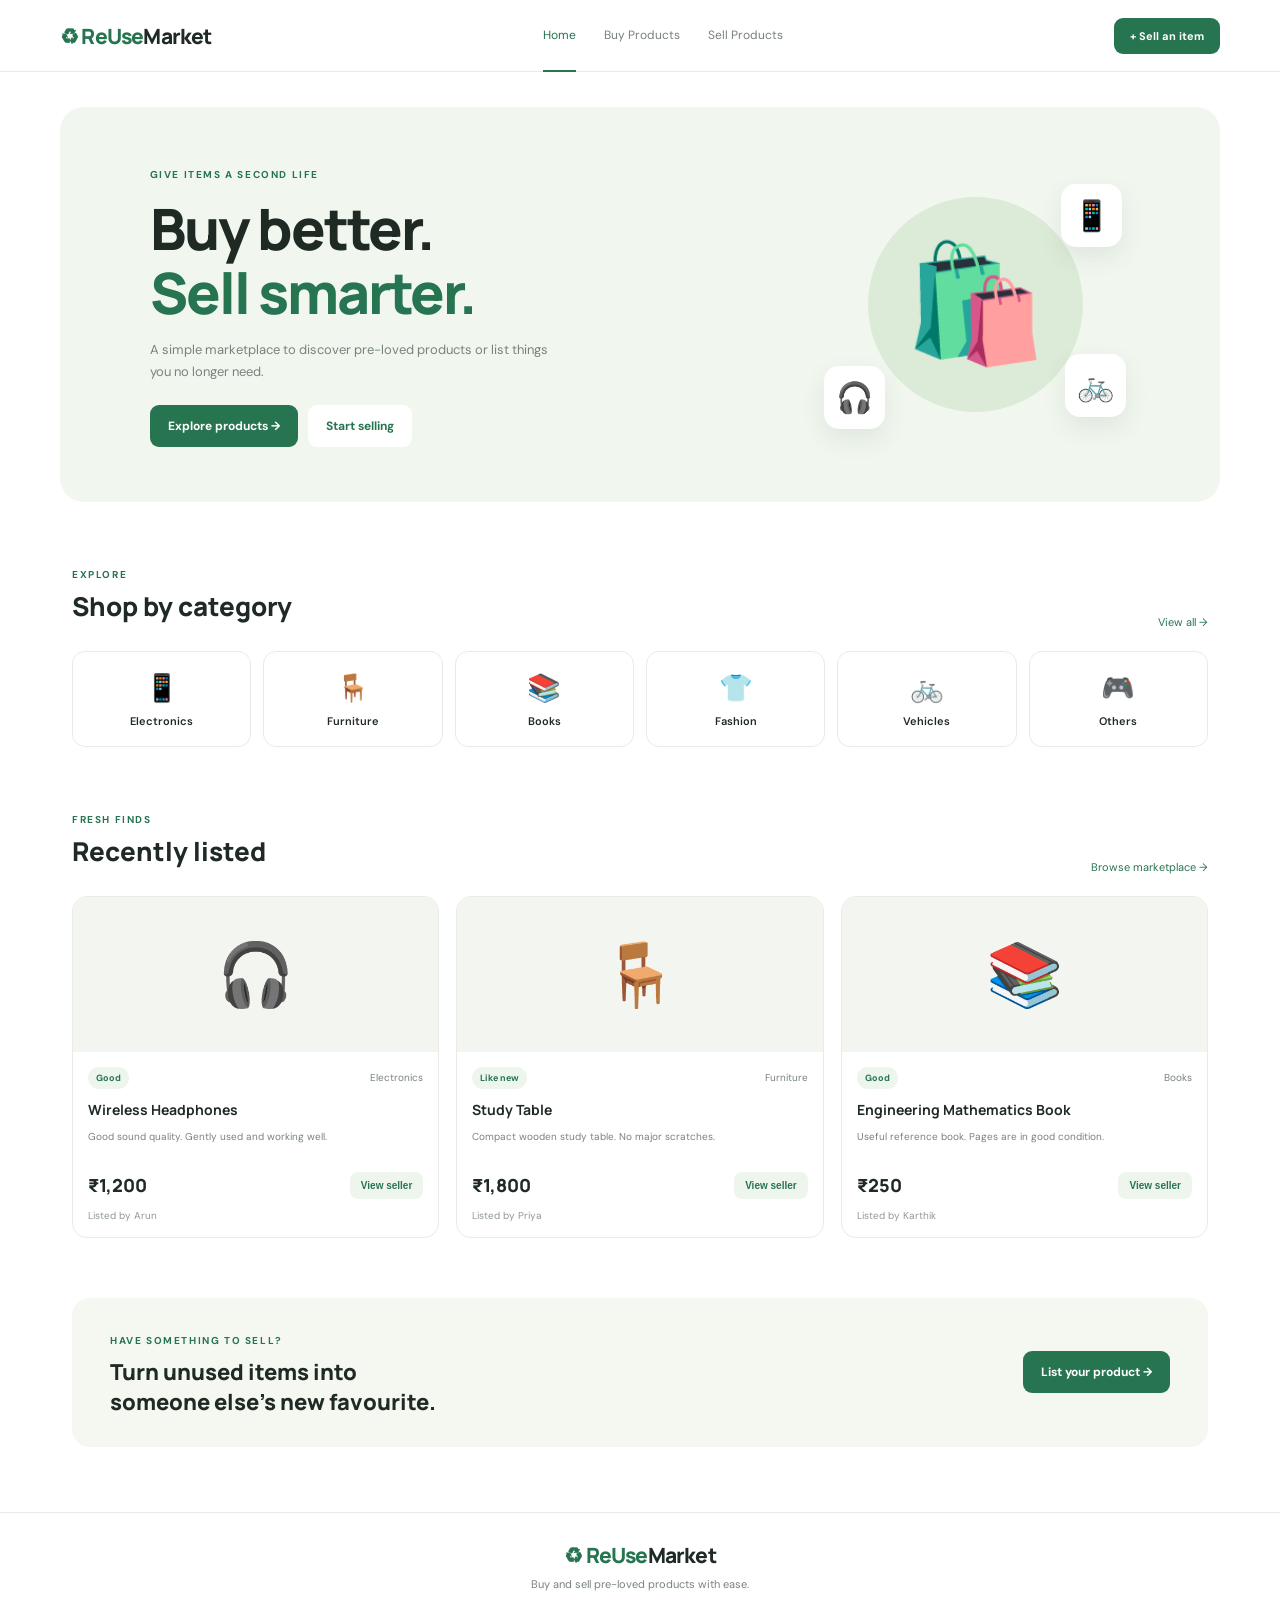
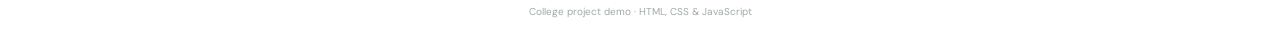
<file: index.html>
<!DOCTYPE html>
<html lang="en"><head><meta charset="UTF-8"><meta name="viewport" content="width=device-width,initial-scale=1"><title>ReUse Market</title><link rel="stylesheet" href="style.css"></head>
<body><header class="top"><a class="logo" href="index.html">♻ ReUse<span>Market</span></a><nav><a class="active" href="index.html">Home</a><a href="buy.html">Buy Products</a><a href="sell.html">Sell Products</a></nav><a class="nav-cta" href="sell.html">+ Sell an item</a></header>
<main><section class="hero"><div><span class="eyebrow">GIVE ITEMS A SECOND LIFE</span><h1>Buy better.<br><em>Sell smarter.</em></h1><p>A simple marketplace to discover pre-loved products or list things you no longer need.</p><div class="hero-buttons"><a class="btn primary" href="buy.html">Explore products →</a><a class="btn light" href="sell.html">Start selling</a></div></div><div class="hero-art"><div class="circle">🛍️</div><span class="float f1">📱</span><span class="float f2">🎧</span><span class="float f3">🚲</span></div></section>
<section class="section"><div class="section-title"><div><span class="eyebrow">EXPLORE</span><h2>Shop by category</h2></div><a href="buy.html">View all →</a></div><div class="categories"><a href="buy.html?category=Electronics"><b>📱</b><span>Electronics</span></a><a href="buy.html?category=Furniture"><b>🪑</b><span>Furniture</span></a><a href="buy.html?category=Books"><b>📚</b><span>Books</span></a><a href="buy.html?category=Fashion"><b>👕</b><span>Fashion</span></a><a href="buy.html?category=Vehicles"><b>🚲</b><span>Vehicles</span></a><a href="buy.html?category=Others"><b>🎮</b><span>Others</span></a></div></section>
<section class="section"><div class="section-title"><div><span class="eyebrow">FRESH FINDS</span><h2>Recently listed</h2></div><a href="buy.html">Browse marketplace →</a></div><div id="homeListings" class="product-grid"></div></section>
<section class="sell-banner"><div><span class="eyebrow">HAVE SOMETHING TO SELL?</span><h2>Turn unused items into<br>someone else's new favourite.</h2></div><a class="btn primary" href="sell.html">List your product →</a></section></main>
<footer><a class="logo" href="index.html">♻ ReUse<span>Market</span></a><p>Buy and sell pre-loved products with ease.</p><small>College project demo · HTML, CSS & JavaScript</small></footer><script src="app.js"></script></body></html>
</file>
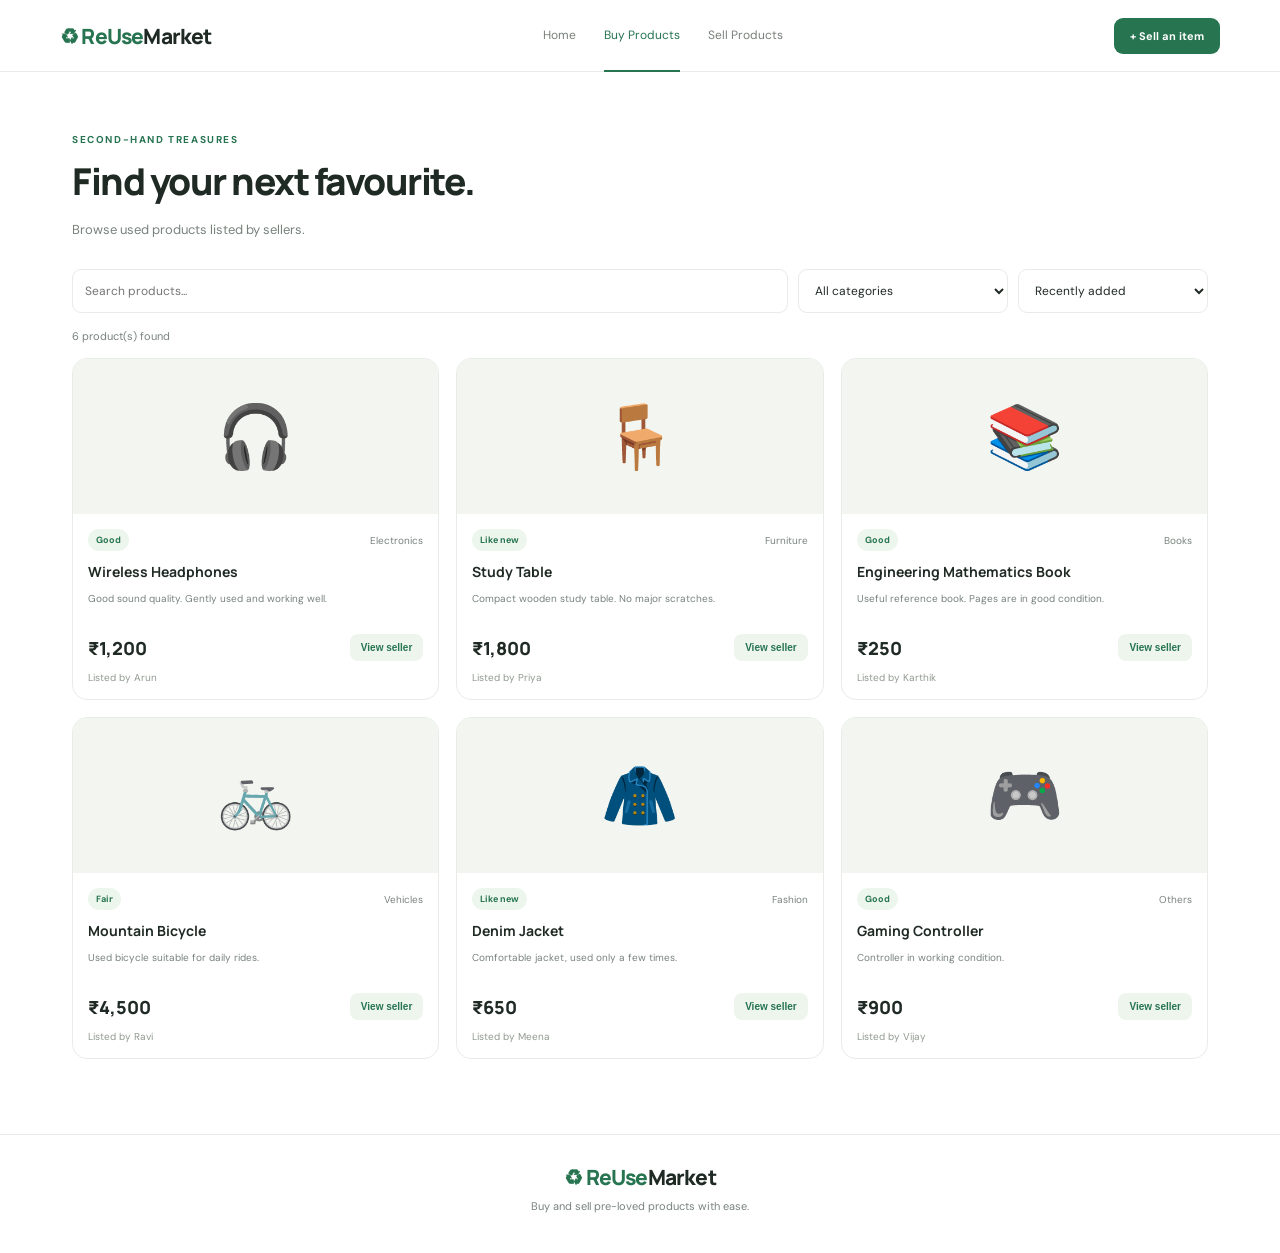
<file: buy.html>
<!DOCTYPE html><html lang="en"><head><meta charset="UTF-8"><meta name="viewport" content="width=device-width,initial-scale=1"><title>Buy Products — ReUse Market</title><link rel="stylesheet" href="style.css"></head><body>
<header class="top"><a class="logo" href="index.html">♻ ReUse<span>Market</span></a><nav><a href="index.html">Home</a><a class="active" href="buy.html">Buy Products</a><a href="sell.html">Sell Products</a></nav><a class="nav-cta" href="sell.html">+ Sell an item</a></header>
<main class="page-main"><div class="page-heading"><span class="eyebrow">SECOND-HAND TREASURES</span><h1>Find your next favourite.</h1><p>Browse used products listed by sellers.</p></div>
<div class="filters"><input id="searchInput" placeholder="Search products..." type="search"><select id="categoryFilter"><option value="All">All categories</option><option>Electronics</option><option>Furniture</option><option>Books</option><option>Fashion</option><option>Vehicles</option><option>Others</option></select><select id="sortFilter"><option value="new">Recently added</option><option value="low">Price: low to high</option><option value="high">Price: high to low</option></select></div>
<div id="listingCount" class="result-count"></div><div id="buyListings" class="product-grid"></div></main>
<footer><a class="logo" href="index.html">♻ ReUse<span>Market</span></a><p>Buy and sell pre-loved products with ease.</p></footer><script src="app.js"></script></body></html>
</file>
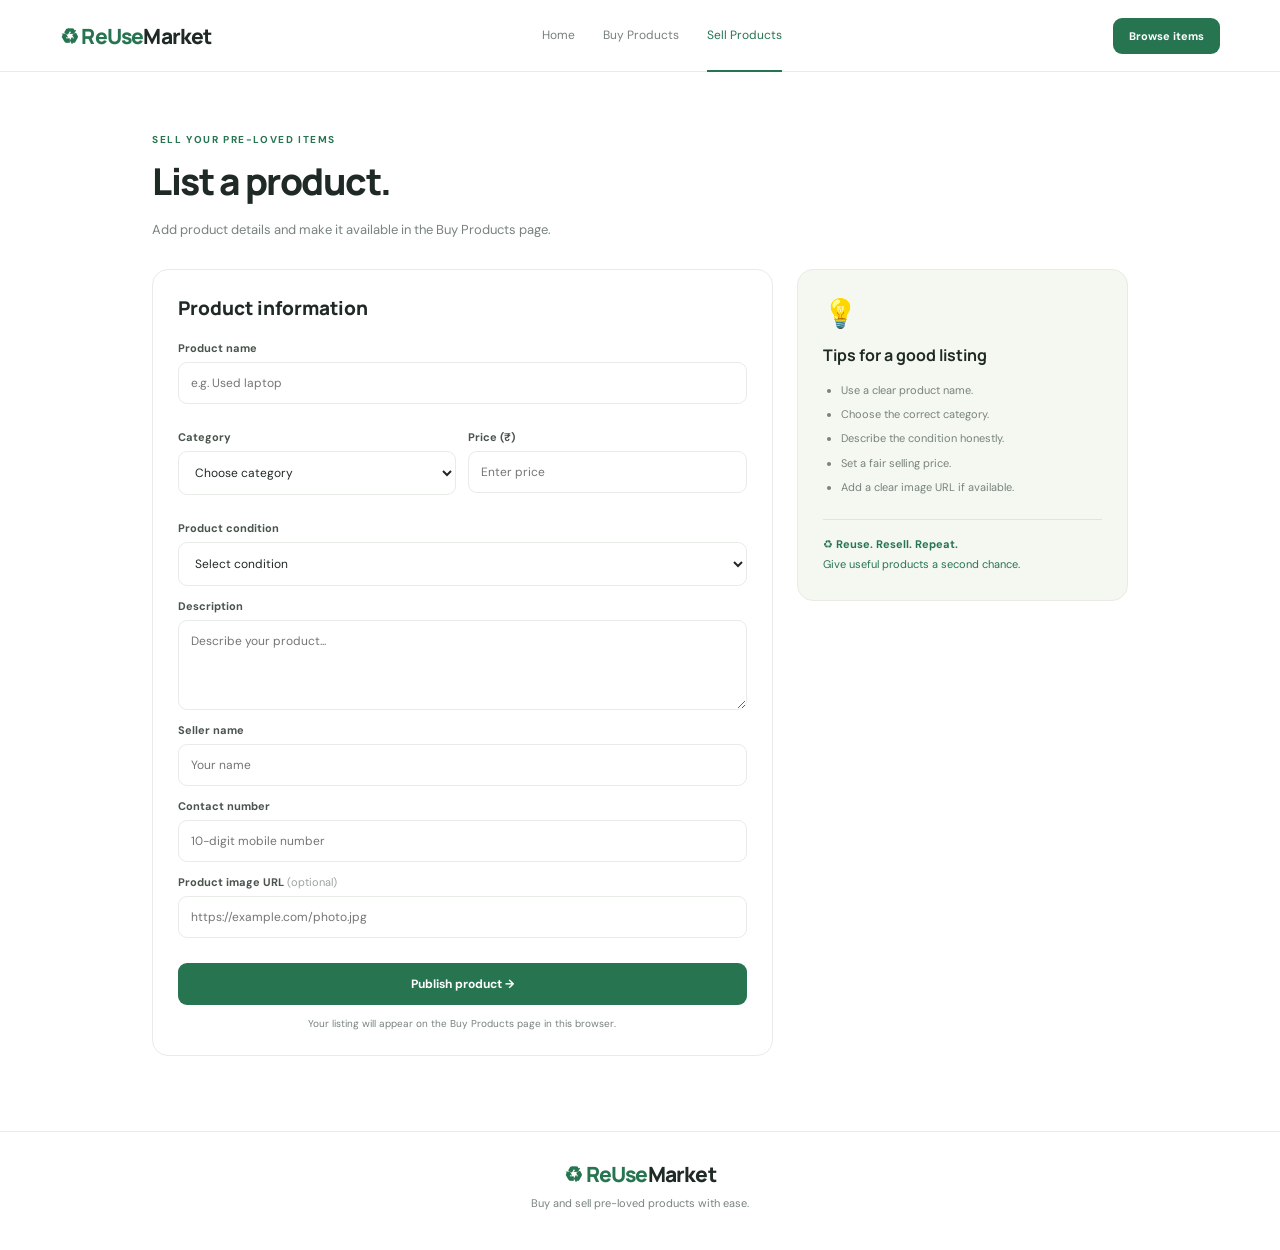
<file: sell.html>
<!DOCTYPE html><html lang="en"><head><meta charset="UTF-8"><meta name="viewport" content="width=device-width,initial-scale=1"><title>Sell Products — ReUse Market</title><link rel="stylesheet" href="style.css"></head><body>
<header class="top"><a class="logo" href="index.html">♻ ReUse<span>Market</span></a><nav><a href="index.html">Home</a><a href="buy.html">Buy Products</a><a class="active" href="sell.html">Sell Products</a></nav><a class="nav-cta" href="buy.html">Browse items</a></header>
<main class="page-main sell-page"><div class="page-heading"><span class="eyebrow">SELL YOUR PRE-LOVED ITEMS</span><h1>List a product.</h1><p>Add product details and make it available in the Buy Products page.</p></div>
<div class="sell-layout"><form id="sellForm" class="form-card"><h2>Product information</h2><label>Product name<input name="name" required maxlength="60" placeholder="e.g. Used laptop"></label><div class="two-col"><label>Category<select name="category" required><option value="">Choose category</option><option>Electronics</option><option>Furniture</option><option>Books</option><option>Fashion</option><option>Vehicles</option><option>Others</option></select></label><label>Price (₹)<input name="price" type="number" min="1" required placeholder="Enter price"></label></div><label>Product condition<select name="condition" required><option value="">Select condition</option><option>Like new</option><option>Good</option><option>Fair</option></select></label><label>Description<textarea name="description" rows="4" maxlength="300" required placeholder="Describe your product..."></textarea></label><label>Seller name<input name="seller" required placeholder="Your name"></label><label>Contact number<input name="phone" type="tel" pattern="[0-9]{10}" required placeholder="10-digit mobile number"></label><label>Product image URL <span class="optional">(optional)</span><input name="image" type="url" placeholder="https://example.com/photo.jpg"></label><button class="btn primary submit-btn" type="submit">Publish product →</button><p class="form-note">Your listing will appear on the Buy Products page in this browser.</p></form>
<aside class="sell-tip"><div class="tip-icon">💡</div><h3>Tips for a good listing</h3><ul><li>Use a clear product name.</li><li>Choose the correct category.</li><li>Describe the condition honestly.</li><li>Set a fair selling price.</li><li>Add a clear image URL if available.</li></ul><div class="preview-note">♻ <strong>Reuse. Resell. Repeat.</strong><br>Give useful products a second chance.</div></aside></div></main>
<div id="toast" class="toast"></div><footer><a class="logo" href="index.html">♻ ReUse<span>Market</span></a><p>Buy and sell pre-loved products with ease.</p></footer><script src="app.js"></script></body></html>
</file>
<file: style.css>
@import url('https://fonts.googleapis.com/css2?family=DM+Sans:wght@400;500;600;700&family=Manrope:wght@600;700;800&display=swap');
:root{--ink:#202a25;--muted:#78837c;--green:#277451;--lime:#e9f4e9;--line:#e7ece7;--orange:#e99554}*{box-sizing:border-box}body{margin:0;color:var(--ink);font-family:'DM Sans',sans-serif;background:#fff}.top{height:72px;border-bottom:1px solid var(--line);display:flex;align-items:center;justify-content:space-between;padding:0 max(calc((100vw - 1160px)/2),24px);position:sticky;top:0;background:#fff;z-index:5}.logo{font:800 21px Manrope;color:var(--green);text-decoration:none;letter-spacing:-.8px}.logo span{color:var(--ink)}nav{display:flex;gap:28px}nav a{font-size:12px;color:#77817a;text-decoration:none;padding:27px 0}nav a.active,nav a:hover{color:var(--green);border-bottom:2px solid var(--green)}.nav-cta{background:var(--green);color:#fff;text-decoration:none;padding:11px 16px;border-radius:9px;font-size:11px;font-weight:700}.hero{max-width:1160px;margin:35px auto 60px;border-radius:24px;background:#f1f7ef;padding:55px 7%;display:flex;align-items:center;justify-content:space-between;min-height:350px;overflow:hidden}.hero>div:first-child{max-width:510px}.eyebrow{font-size:10px;letter-spacing:1.6px;color:var(--green);font-weight:700}.hero h1{font:800 clamp(36px,5vw,57px)/1.12 Manrope;letter-spacing:-2px;margin:14px 0}.hero h1 em{font-style:normal;color:var(--green)}.hero p,.page-heading p{font-size:13px;color:var(--muted);line-height:1.7}.hero p{max-width:420px}.hero-buttons{display:flex;gap:10px;margin-top:22px}.btn{display:inline-block;text-decoration:none;border:0;border-radius:9px;padding:13px 18px;font:700 12px 'DM Sans';cursor:pointer}.primary{background:var(--green);color:#fff}.primary:hover{background:#1e6042}.light{background:#fff;color:var(--green)}.hero-art{width:310px;height:250px;position:relative;display:grid;place-items:center}.circle{width:215px;height:215px;background:#dcebd8;border-radius:50%;display:grid;place-items:center;font-size:115px}.float{position:absolute;background:#fff;padding:12px;border-radius:15px;font-size:30px;box-shadow:0 10px 25px #334a3218}.f1{top:5px;right:8px}.f2{bottom:0;left:4px}.f3{bottom:12px;right:4px}.section{max-width:1160px;margin:0 auto 60px;padding:0 12px}.section-title{display:flex;justify-content:space-between;align-items:end;margin-bottom:22px}.section-title h2{font:800 26px Manrope;margin:5px 0}.section-title>a{font-size:11px;color:var(--green);text-decoration:none}.categories{display:grid;grid-template-columns:repeat(6,1fr);gap:12px}.categories a{border:1px solid var(--line);border-radius:13px;padding:18px 8px;text-align:center;text-decoration:none;color:var(--ink);display:flex;flex-direction:column;gap:9px;align-items:center}.categories a:hover{border-color:#a9cbb2;background:#f8fbf7}.categories b{font-size:27px}.categories span{font-size:11px;font-weight:600}.product-grid{display:grid;grid-template-columns:repeat(3,1fr);gap:17px}.product-card{border:1px solid var(--line);border-radius:15px;overflow:hidden;background:#fff;transition:.2s}.product-card:hover{transform:translateY(-3px);box-shadow:0 12px 25px #243b2910}.product-image{height:155px;background:#f3f6f0;display:grid;place-items:center;font-size:62px;overflow:hidden}.product-image img{width:100%;height:100%;object-fit:cover}.product-body{padding:15px}.product-top{display:flex;justify-content:space-between;align-items:center;gap:6px}.condition{background:#edf6ed;color:var(--green);padding:5px 8px;border-radius:20px;font-size:9px;font-weight:700}.category-label{font-size:10px;color:var(--muted)}.product-body h3{font:700 14px Manrope;margin:11px 0 5px}.product-desc{font-size:10px;color:var(--muted);line-height:1.5;min-height:30px}.price-row{display:flex;align-items:center;justify-content:space-between;margin-top:13px}.price{font:800 18px Manrope}.details-btn{background:#edf5ed;color:var(--green);border:0;padding:8px 11px;border-radius:8px;font-size:10px;font-weight:700;cursor:pointer}.seller{font-size:10px;color:#909990;margin-top:10px}.sell-banner{max-width:1136px;margin:0 auto 65px;background:#f5f7f1;border-radius:18px;padding:30px 38px;display:flex;justify-content:space-between;align-items:center}.sell-banner h2{font:800 22px Manrope;margin:8px 0 0}.page-main{max-width:1160px;margin:55px auto 75px;padding:0 12px}.page-heading{margin-bottom:28px}.page-heading h1{font:800 37px Manrope;letter-spacing:-1.5px;margin:8px 0}.filters{display:grid;grid-template-columns:1fr 210px 190px;gap:10px;margin-bottom:16px}.filters input,.filters select,.form-card input,.form-card select,.form-card textarea{border:1px solid var(--line);border-radius:9px;padding:12px;font:12px 'DM Sans';outline-color:#8bb59a;background:#fff;color:var(--ink);min-width:0}.result-count{font-size:11px;color:var(--muted);margin:0 0 15px}.empty{grid-column:1/-1;text-align:center;padding:45px 15px;border:1px dashed var(--line);border-radius:14px;color:var(--muted);font-size:13px}.sell-page{max-width:1000px}.sell-layout{display:grid;grid-template-columns:1.5fr .8fr;gap:24px;align-items:start}.form-card,.sell-tip{border:1px solid var(--line);border-radius:16px;padding:25px}.form-card h2{font:800 19px Manrope;margin:0 0 20px}.form-card label{display:block;font-size:11px;font-weight:700;margin:13px 0;color:#48544c}.form-card input,.form-card select,.form-card textarea{display:block;width:100%;margin-top:7px;resize:vertical}.two-col{display:grid;grid-template-columns:1fr 1fr;gap:12px}.optional{font-weight:400;color:#9ba39c}.submit-btn{width:100%;margin-top:12px}.form-note{font-size:10px;color:var(--muted);text-align:center;margin:12px 0 0}.sell-tip{background:#f4f8f1}.tip-icon{font-size:28px}.sell-tip h3{font:700 16px Manrope;margin:12px 0}.sell-tip ul{padding-left:18px;color:var(--muted);font-size:11px;line-height:2.2}.preview-note{border-top:1px solid #dce8d9;padding-top:15px;margin-top:20px;font-size:11px;color:var(--green);line-height:1.8}footer{text-align:center;border-top:1px solid var(--line);padding:28px 15px 32px}footer p{font-size:11px;color:var(--muted);margin:8px 0}footer small{font-size:10px;color:#a1aaa2}.toast{position:fixed;bottom:22px;left:50%;transform:translate(-50%,20px);background:#202a25;color:#fff;padding:11px 17px;border-radius:9px;font-size:12px;opacity:0;transition:.2s;z-index:20}.toast.show{opacity:1;transform:translate(-50%,0)}
@media(max-width:850px){.hero,.section,.sell-banner{margin-left:20px;margin-right:20px}.categories{grid-template-columns:repeat(3,1fr)}.product-grid{grid-template-columns:repeat(2,1fr)}}@media(max-width:600px){.top{height:64px;padding:0 12px}.logo{font-size:17px}nav{gap:12px}nav a{font-size:10px;padding:24px 0}.nav-cta{display:none}.hero{margin:17px 12px 40px;padding:32px 22px;min-height:300px}.hero-art{position:absolute;right:-80px;bottom:-55px;opacity:.3}.hero>div:first-child{z-index:1}.hero h1{font-size:39px}.section{margin:0 12px 45px;padding:0}.section-title h2{font-size:22px}.categories{grid-template-columns:repeat(3,1fr);gap:8px}.categories a{padding:13px 5px}.product-grid{grid-template-columns:1fr 1fr;gap:9px}.product-image{height:110px;font-size:48px}.product-body{padding:10px}.product-body h3{font-size:12px}.product-desc{font-size:9px}.price{font-size:15px}.details-btn{padding:7px}.page-main{margin:35px 12px 55px;padding:0}.page-heading h1{font-size:30px}.filters{grid-template-columns:1fr 1fr}.filters input{grid-column:1/-1}.sell-layout{grid-template-columns:1fr}.form-card,.sell-tip{padding:18px}.sell-banner{margin:0 12px 45px;padding:22px;display:block}.sell-banner h2{font-size:18px}.sell-banner .btn{margin-top:17px}.two-col{grid-template-columns:1fr}}
</file>
